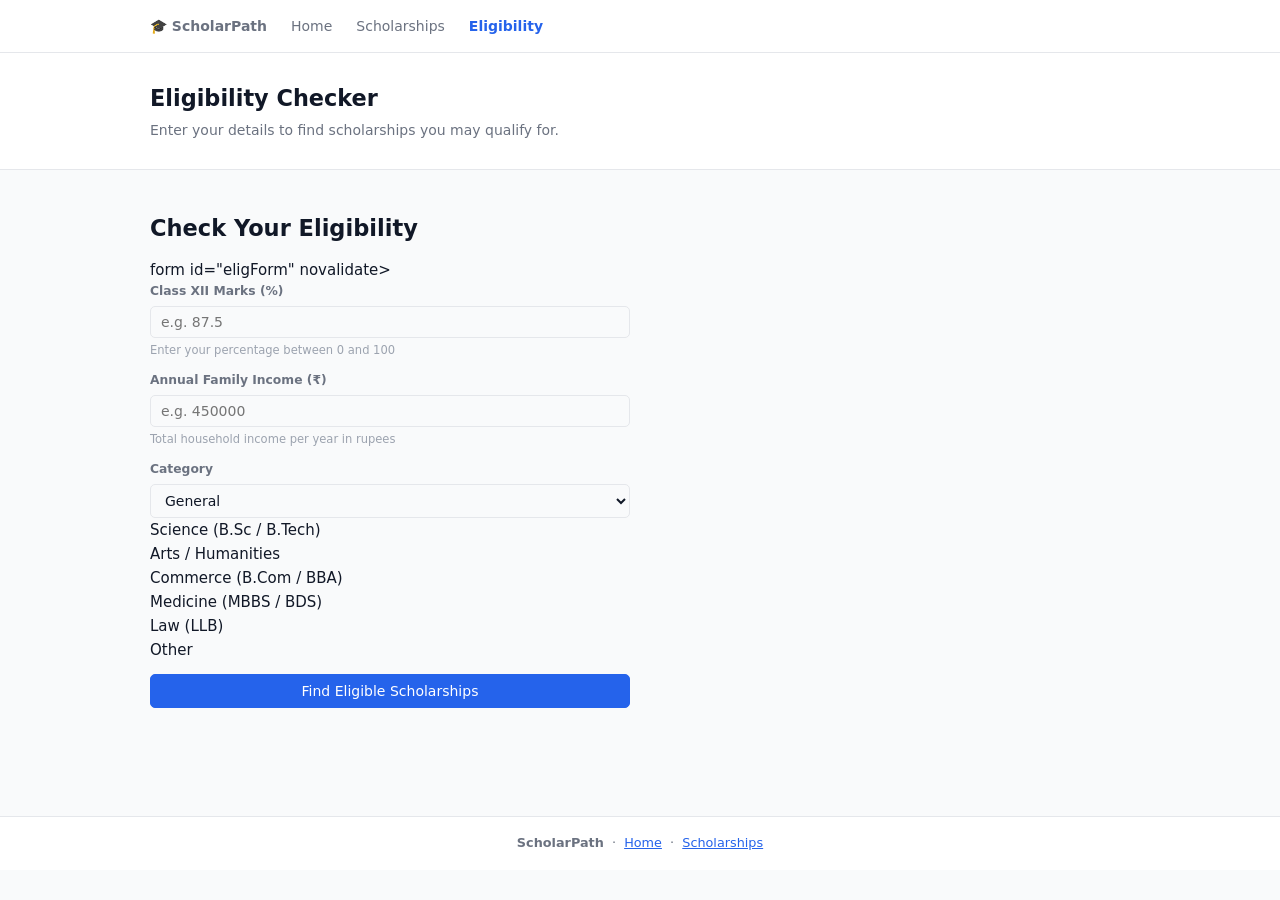
<file: calculator.html>
<!DOCTYPE html>
<html lang="en">
<head>
  <meta charset="UTF-8">
  <meta name="viewport" content="width=device-width, initial-scale=1.0">
  <meta name="description" content="Check your scholarship eligibility — enter your marks and income to find matching scholarships.">
  <title>Eligibility Checker — ScholarPath</title>
  <link rel="stylesheet" href="style.css">
</head>
<body>

<nav class="navbar">
  <div class="container nav-inner">
    <a href="index.html" class="nav-logo">🎓 ScholarPath</a>
    <a href="index.html">Home</a>
    <a href="scholarships.html">Scholarships</a>
    <a href="calculator.html" class="active">Eligibility</a>
  </div>
</nav>

<div class="page-header">
  <div class="container">
    <h1>Eligibility Checker</h1>
    <p>Enter your details to find scholarships you may qualify for.</p>
  </div>
</div>

<main class="section">
  <div class="container">
    <div class="calc-card" style="max-width:480px;">
      <h2>Check Your Eligibility</h2>form id="eligForm" novalidate>

        <div class="form-group">
          <label for="marks">Class XII Marks (%)</label>
          <input type="number" id="marks" min="0" max="100" step="0.1" placeholder="e.g. 87.5" required aria-required="true" aria-describedby="marksErr">
          <p class="err-msg" id="marksErr" role="alert"></p>
          <p class="form-hint">Enter your percentage between 0 and 100</p>
        </div>

        <div class="form-group">
          <label for="income">Annual Family Income (₹)</label>
          <input type="number" id="income" min="0" step="10000" placeholder="e.g. 450000" required aria-required="true" aria-describedby="incomeErr">
          <p class="err-msg" id="incomeErr" role="alert"></p>
          <p class="form-hint">Total household income per year in rupees</p>
        </div>

        <div class="form-group">
          <label for="catSel">Category</label>
          <select id="catSel">
            <option value="general">General</option>
            <option value="obc">OBC</option>
            <option value="sc">SC</option>
            <option value="st">ST</option>
            <option value="ews">EWS</option>
            <option value=""
          </select>
        </div>

        <div class="form-group">
          <label for="course">Course / Stream</label>
          <select id="course">
            <option value="science">Science (B.Sc / B.Tech)</option>
            <option value="arts">Arts / Humanities</option>
            <option value="commerce">Commerce (B.Com / BBA)</option>
            <option value="medicine">Medicine (MBBS / BDS)</option>
            <option value="law">Law (LLB)</option>
            <option value="other">Other</option>
          </select>
        </div>

        <button type="submit" class="btn btn-blue" style="width:100%;">Find Eligible Scholarships</button>

      </form>
    </div>

    <div id="results" style="max-width:480px;margin-top:16px;"></div>

  </div>
</main>

<footer class="footer">
  <strong>ScholarPath</strong> &nbsp;·&nbsp;
  <a href="index.html">Home</a> &nbsp;·&nbsp;
  <a href="scholarships.html">Scholarships</a>
</footer>

<script type="module" src="app.js" defer></script>
</body>
</html>
</file>
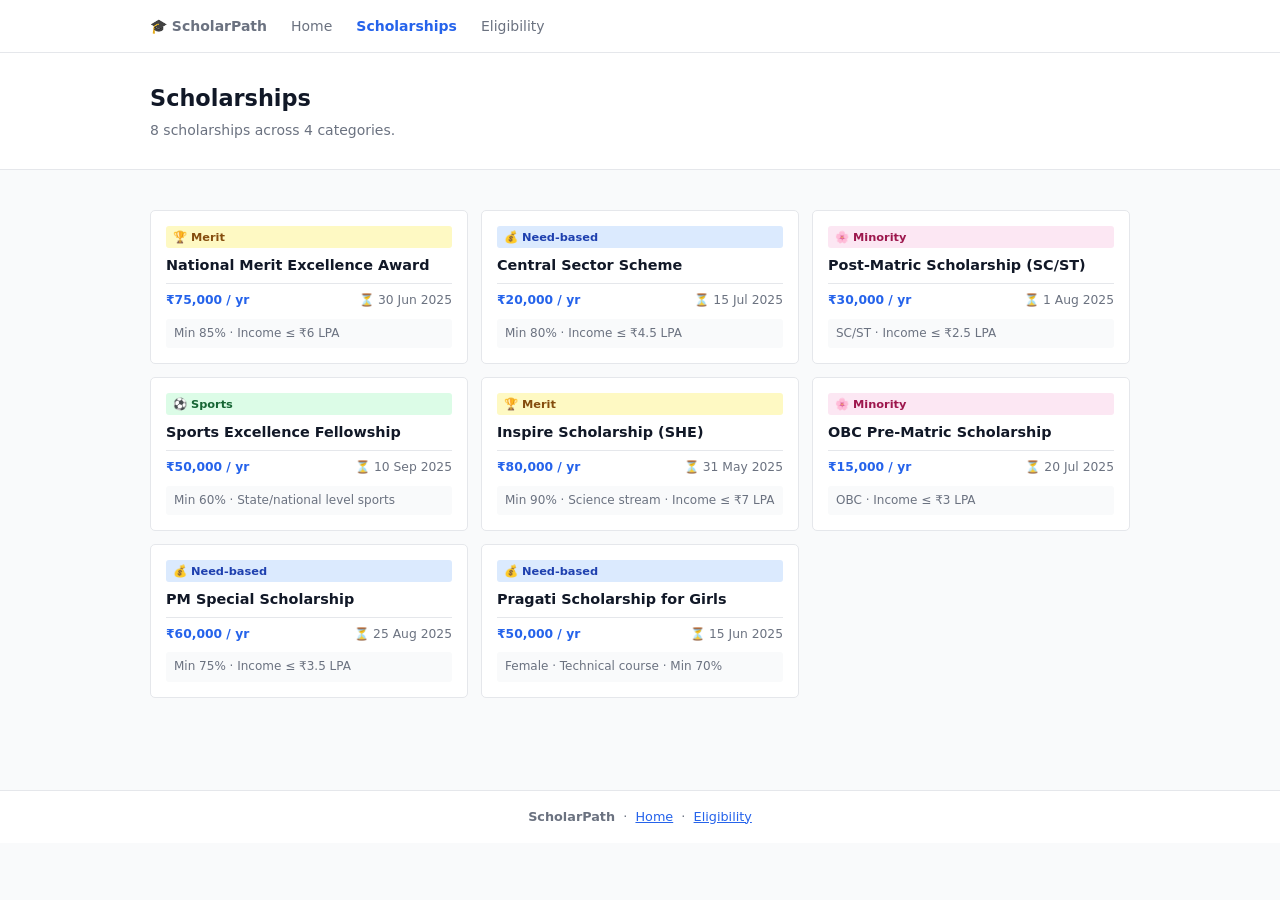
<file: scholarships.html>
<!DOCTYPE html>
<html lang="en">
<head>
  <meta charset="UTF-8">
  <meta name="viewport" content="width=device-width, initial-scale=1.0">
  <meta name="description" content="Browse all available student scholarships.">
  <title>Scholarships — ScholarPath</title>
  <link rel="stylesheet" href="style.css">
</head>
<body>

<nav class="navbar">
  <div class="container nav-inner">
    <a href="index.html" class="nav-logo">🎓 ScholarPath</a>
    <a href="index.html">Home</a>
    <a href="scholarships.html" class="active">Scholarships</a>
    <a href="calculator.html">Eligibility</a>
  </div>
</nav>

<div class="page-header">
  <div class="container">
    <h1>Scholarships</h1>
    <p>8 scholarships across 4 categories.</p>
  </div>
</div>

<main class="section">
  <div class="container">
    <div class="cards">

      <article class="card">
        <span class="badge m">🏆 Merit</span>
        <div class="card-name">National Merit Excellence Award</div>
        <div class="card-foot">
          <span class="amt">₹75,000 / yr</span>
          <span class="ddl">⏳ 30 Jun 2025</span>
        </div>
        <div class="elig">Min 85% · Income ≤ ₹6 LPA</div>
      </article>

      <article class="card">
        <span class="badge n">💰 Need-based</span>
        <div class="card-name">Central Sector Scheme</div>
        <div class="card-foot">
          <span class="amt">₹20,000 / yr</span>
          <span class="ddl">⏳ 15 Jul 2025</span>
        </div>
        <div class="elig">Min 80% · Income ≤ ₹4.5 LPA</div>
      </article>

      <article class="card">
        <span class="badge mi">🌸 Minority</span>
        <div class="card-name">Post-Matric Scholarship (SC/ST)</div>
        <div class="card-foot">
          <span class="amt">₹30,000 / yr</span>
          <span class="ddl">⏳ 1 Aug 2025</span>
        </div>
        <div class="elig">SC/ST · Income ≤ ₹2.5 LPA</div>
      </article>

      <article class="card">
        <span class="badge s">⚽ Sports</span>
        <div class="card-name">Sports Excellence Fellowship</div>
        <div class="card-foot">
          <span class="amt">₹50,000 / yr</span>
          <span class="ddl">⏳ 10 Sep 2025</span>
        </div>
        <div class="elig">Min 60% · State/national level sports</div>
      </article>

      <article class="card">
        <span class="badge m">🏆 Merit</span>
        <div class="card-name">Inspire Scholarship (SHE)</div>
        <div class="card-foot">
          <span class="amt">₹80,000 / yr</span>
          <span class="ddl">⏳ 31 May 2025</span>
        </div>
        <div class="elig">Min 90% · Science stream · Income ≤ ₹7 LPA</div>
      </article>

      <article class="card">
        <span class="badge mi">🌸 Minority</span>
        <div class="card-name">OBC Pre-Matric Scholarship</div>
        <div class="card-foot">
          <span class="amt">₹15,000 / yr</span>
          <span class="ddl">⏳ 20 Jul 2025</span>
        </div>
        <div class="elig">OBC · Income ≤ ₹3 LPA</div>
      </article>

      <article class="card">
        <span class="badge n">💰 Need-based</span>
        <div class="card-name">PM Special Scholarship</div>
        <div class="card-foot">
          <span class="amt">₹60,000 / yr</span>
          <span class="ddl">⏳ 25 Aug 2025</span>
        </div>
        <div class="elig">Min 75% · Income ≤ ₹3.5 LPA</div>
      </article>

      <article class="card">
        <span class="badge n">💰 Need-based</span>
        <div class="card-name">Pragati Scholarship for Girls</div>
        <div class="card-foot">
          <span class="amt">₹50,000 / yr</span>
          <span class="ddl">⏳ 15 Jun 2025</span>
        </div>
        <div class="elig">Female · Technical course · Min 70%</div>
      </article>

    </div>
  </div>
</main>

<footer class="footer">
  <strong>ScholarPath</strong> &nbsp;·&nbsp;
  <a href="index.html">Home</a> &nbsp;·&nbsp;
  <a href="calculator.html">Eligibility</a>
</footer>

</body>
</html>
</file>
<file: style.css>
:root {
  --blue:   #2563eb;
  --green:  #16a34a;
  --red:    #dc2626;
  --bg:     #f9fafb;
  --white:  #ffffff;
  --text:   #111827;
  --muted:  #6b7280;
  --border: #e5e7eb;
  --radius: 5px;
  --font:   system-ui, -apple-system, sans-serif;
}

*, *::before, *::after { box-sizing: border-box; margin: 0; padding: 0; }
body   { font-family: var(--font); background: var(--bg); color: var(--text); font-size: 15px; line-height: 1.6; }
img    { max-width: 100%; display: block; }
a      { color: var(--blue); }
a:hover{ text-decoration: underline; }

.container { max-width: 1020px; margin: 0 auto; padding: 0 20px; }
.section   { padding: 40px 0; }

/* Navbar */
.navbar { background: var(--white); border-bottom: 1px solid var(--border); }
.nav-inner { display: flex; align-items: center; gap: 24px; height: 52px; }
.nav-logo  { font-weight: 700; color: var(--blue); text-decoration: none; font-size: 1rem; }
.nav-inner a { font-size: 0.875rem; color: var(--muted); text-decoration: none; }
.nav-inner a:hover, .nav-inner a.active { color: var(--text); }
.nav-inner a.active { font-weight: 600; color: var(--blue); }

/* Page header */
.page-header { padding: 28px 0; background: var(--white); border-bottom: 1px solid var(--border); }
.page-header h1 { font-size: 1.4rem; font-weight: 700; margin-bottom: 2px; }
.page-header p  { font-size: 0.875rem; color: var(--muted); }

/* Hero */
.hero { background: var(--white); border-bottom: 1px solid var(--border); padding: 48px 0; }
.hero-grid { display: grid; grid-template-columns: 1fr 1fr; gap: 40px; align-items: center; }
.hero h1  { font-size: clamp(1.4rem, 3vw, 2rem); font-weight: 700; line-height: 1.25; margin-bottom: 10px; }
.hero p   { color: var(--muted); font-size: 0.9rem; margin-bottom: 18px; }
.hero img { border-radius: var(--radius); border: 1px solid var(--border); width: 100%; height: 240px; object-fit: cover; }
.btn-row  { display: flex; gap: 10px; flex-wrap: wrap; }

.btn { display: inline-block; padding: 8px 16px; border-radius: var(--radius); font-size: 0.875rem; font-weight: 500; cursor: pointer; text-decoration: none; border: 1px solid transparent; font-family: var(--font); }
.btn-blue  { background: var(--blue); color: #fff; border-color: var(--blue); }
.btn-blue:hover { background: #1d4ed8; text-decoration: none; }
.btn-ghost { background: transparent; color: var(--blue); border-color: var(--blue); }
.btn-ghost:hover { background: #eff6ff; text-decoration: none; }

/* Stats */
.stats { background: var(--blue); padding: 16px 0; }
.stats-row { display: flex; justify-content: space-around; flex-wrap: wrap; gap: 10px; }
.stat { text-align: center; color: #fff; }
.stat-n { font-size: 1.4rem; font-weight: 700; }
.stat-l { font-size: 0.72rem; opacity: 0.8; }

/* How cards */
.how-grid { display: grid; grid-template-columns: repeat(auto-fit, minmax(180px, 1fr)); gap: 12px; margin-top: 18px; }
.how-card { background: var(--white); border: 1px solid var(--border); border-radius: var(--radius); padding: 16px; text-align: center; }
.how-card .icon { font-size: 1.4rem; margin-bottom: 7px; }
.how-card h4  { font-size: 0.875rem; font-weight: 600; margin-bottom: 4px; }
.how-card p   { font-size: 0.8rem; color: var(--muted); }

/* Note box */
.note { background: var(--white); border: 1px solid var(--border); border-left: 3px solid var(--blue); border-radius: var(--radius); padding: 14px 16px; margin-top: 20px; }
.note h4 { font-size: 0.875rem; font-weight: 600; margin-bottom: 5px; }
.note p  { font-size: 0.82rem; color: var(--muted); line-height: 1.65; }

/* Scholarship cards */
.cards { display: grid; grid-template-columns: repeat(auto-fill, minmax(270px, 1fr)); gap: 13px; }
.card  { background: var(--white); border: 1px solid var(--border); border-radius: var(--radius); padding: 15px; display: flex; flex-direction: column; gap: 8px; }
.card-top   { display: flex; justify-content: space-between; align-items: center; }
.badge { font-size: 0.71rem; font-weight: 600; padding: 2px 7px; border-radius: 3px; }
.m  { background: #fef9c3; color: #854d0e; }
.n  { background: #dbeafe; color: #1e40af; }
.s  { background: #dcfce7; color: #166534; }
.mi { background: #fce7f3; color: #9d174d; }

.card-name { font-size: 0.9rem; font-weight: 600; line-height: 1.3; }

.card-foot { display: flex; justify-content: space-between; font-size: 0.77rem; padding-top: 7px; border-top: 1px solid var(--border); flex-wrap: wrap; gap: 4px; }
.amt  { font-weight: 700; color: var(--blue); }
.ddl  { color: var(--muted); }
.elig { font-size: 0.75rem; color: var(--muted); background: var(--bg); padding: 5px 8px; border-radius: 3px; }

/* Table */
.tbl-wrap { overflow-x: auto; border: 1px solid var(--border); border-radius: var(--radius); margin-top: 10px; }
table { width: 100%; border-collapse: collapse; background: var(--white); font-size: 0.82rem; }
th { background: var(--bg); color: var(--muted); font-size: 0.71rem; font-weight: 600; text-transform: uppercase; letter-spacing: 0.04em; padding: 9px 12px; text-align: left; border-bottom: 1px solid var(--border); }
td { padding: 9px 12px; border-bottom: 1px solid var(--border); }
tr:last-child td { border-bottom: none; }
tr:hover td { background: var(--bg); }

/* Calculator */

.calc-card,
.calc-card h2,

.form-group { margin-bottom: 12px; }
.form-group label { display: block; font-size: 0.77rem; font-weight: 600; color: var(--muted); margin-bottom: 4px; }
.form-group input,
.form-group select { width: 100%; padding: 7px 10px; border: 1px solid var(--border); border-radius: var(--radius); background: var(--bg); color: var(--text); font-family: var(--font); font-size: 0.875rem; }
.form-group input:focus,
.form-group select:focus { outline: 2px solid var(--blue); outline-offset: -1px; }
.form-group input.error { border-color: var(--red); }
.err-msg { font-size: 0.72rem; color: var(--red); margin-top: 3px; display: none; }
.err-msg.show { display: block; }
.form-hint { font-size: 0.72rem; color: #9ca3af; margin-top: 3px; }

/* Results */
#results { margin-top: 16px; }
.result-heading { font-size: 0.875rem; font-weight: 600; margin-bottom: 10px; color: var(--green); }
.no-match       { font-size: 0.875rem; color: var(--muted); }
.result-row { display: flex; justify-content: space-between; align-items: center; padding: 9px 12px; border: 1px solid var(--border); border-radius: var(--radius); background: var(--white); margin-bottom: 6px; gap: 10px; flex-wrap: wrap; }
.r-name { font-size: 0.84rem; font-weight: 500; flex: 1; }
.r-amt  { font-size: 0.84rem; font-weight: 700; color: var(--blue); white-space: nowrap; }

/* Profile */
.profile-card { background: var(--white); border: 1px solid var(--border); border-radius: var(--radius); padding: 20px; max-width: 460px; }
.profile-card h2 { font-size: 0.93rem; font-weight: 600; margin-bottom: 14px; padding-bottom: 10px; border-bottom: 1px solid var(--border); }
.p-row { display: flex; gap: 12px; padding: 7px 0; border-bottom: 1px solid var(--border); font-size: 0.84rem; }
.p-row:last-child { border-bottom: none; }
.p-lbl { width: 110px; color: var(--muted); flex-shrink: 0; }

/* Footer */
.footer { border-top: 1px solid var(--border); background: var(--white); text-align: center; padding: 16px; font-size: 0.8rem; color: var(--muted); margin-top: 52px; }

@media (max-width: 760px) {
  .hero-grid    { grid-template-columns: 1fr; }
  .hero img     { display: none; }
  .calc-layout  { grid-template-columns: 1fr; }
}
@media (max-width: 500px) {
  .nav-inner    { gap: 12px; overflow-x: auto; }
  .section      { padding: 28px 0; }
}
</file>
